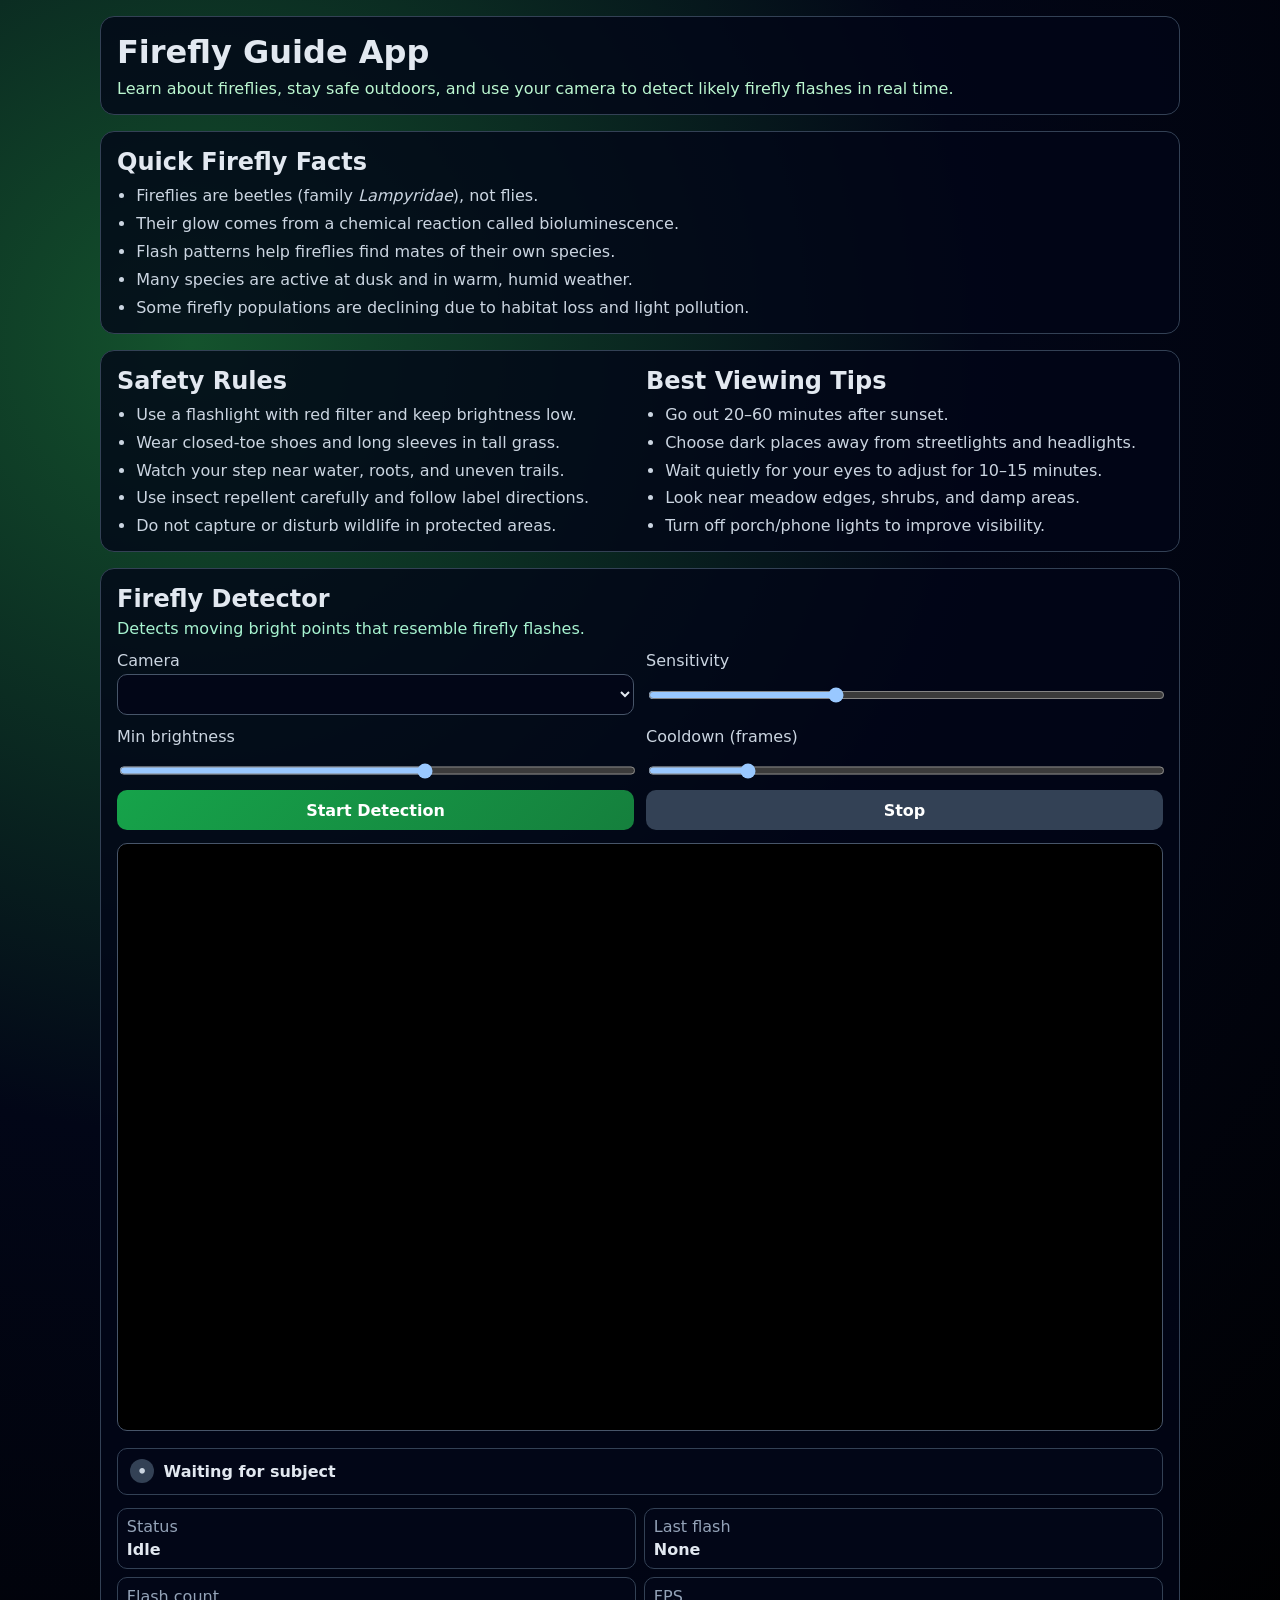
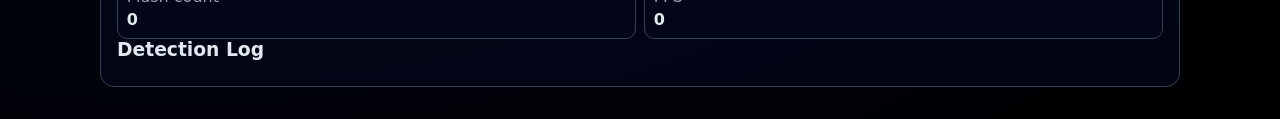
<file: public/index.html>
<!doctype html>
<html lang="en">
  <head>
    <meta charset="UTF-8" />
    <meta name="viewport" content="width=device-width, initial-scale=1.0" />
    <title>Firefly Guide App</title>
    <link rel="stylesheet" href="styles.css" />
  </head>
  <body>
    <main class="app">
      <header class="hero card">
        <h1>Firefly Guide App</h1>
        <p>
          Learn about fireflies, stay safe outdoors, and use your camera to detect likely firefly flashes in real time.
        </p>
      </header>

      <section class="card">
        <h2>Quick Firefly Facts</h2>
        <ul class="info-list">
          <li>Fireflies are beetles (family <em>Lampyridae</em>), not flies.</li>
          <li>Their glow comes from a chemical reaction called bioluminescence.</li>
          <li>Flash patterns help fireflies find mates of their own species.</li>
          <li>Many species are active at dusk and in warm, humid weather.</li>
          <li>Some firefly populations are declining due to habitat loss and light pollution.</li>
        </ul>
      </section>

      <section class="card grid two-col">
        <article>
          <h2>Safety Rules</h2>
          <ul class="info-list">
            <li>Use a flashlight with red filter and keep brightness low.</li>
            <li>Wear closed-toe shoes and long sleeves in tall grass.</li>
            <li>Watch your step near water, roots, and uneven trails.</li>
            <li>Use insect repellent carefully and follow label directions.</li>
            <li>Do not capture or disturb wildlife in protected areas.</li>
          </ul>
        </article>

        <article>
          <h2>Best Viewing Tips</h2>
          <ul class="info-list">
            <li>Go out 20–60 minutes after sunset.</li>
            <li>Choose dark places away from streetlights and headlights.</li>
            <li>Wait quietly for your eyes to adjust for 10–15 minutes.</li>
            <li>Look near meadow edges, shrubs, and damp areas.</li>
            <li>Turn off porch/phone lights to improve visibility.</li>
          </ul>
        </article>
      </section>

      <section class="card detector">
        <div class="detector-header">
          <h2>Firefly Detector</h2>
          <p>Detects moving bright points that resemble firefly flashes.</p>
        </div>

        <div class="controls grid two-col compact">
          <label>
            Camera
            <select id="cameraSelect"></select>
          </label>
          <label>
            Sensitivity
            <input id="sensitivity" type="range" min="5" max="90" value="35" />
          </label>
          <label>
            Min brightness
            <input id="brightness" type="range" min="80" max="255" value="185" />
          </label>
          <label>
            Cooldown (frames)
            <input id="cooldown" type="range" min="4" max="40" value="10" />
          </label>
        </div>

        <div class="grid two-col">
          <button id="startCameraBtn">Start Detection</button>
          <button id="stopCameraBtn" class="secondary">Stop</button>
        </div>

        <video id="video" autoplay playsinline muted class="hidden"></video>
        <canvas id="overlayCanvas" width="960" height="540"></canvas>

        <div class="verdict" aria-live="polite">
          <span id="verdictIcon" class="verdict-icon">•</span>
          <strong id="verdictText">Waiting for subject</strong>
        </div>

        <section class="metrics">
          <p><span>Status</span><strong id="statusText">Idle</strong></p>
          <p><span>Last flash</span><strong id="flashText">None</strong></p>
          <p><span>Flash count</span><strong id="countText">0</strong></p>
          <p><span>FPS</span><strong id="fpsText">0</strong></p>
        </section>

        <h3>Detection Log</h3>
        <ul id="eventLog" class="event-log"></ul>
      </section>
    </main>

    <script type="module" src="app.js"></script>
  </body>
</html>
</file>
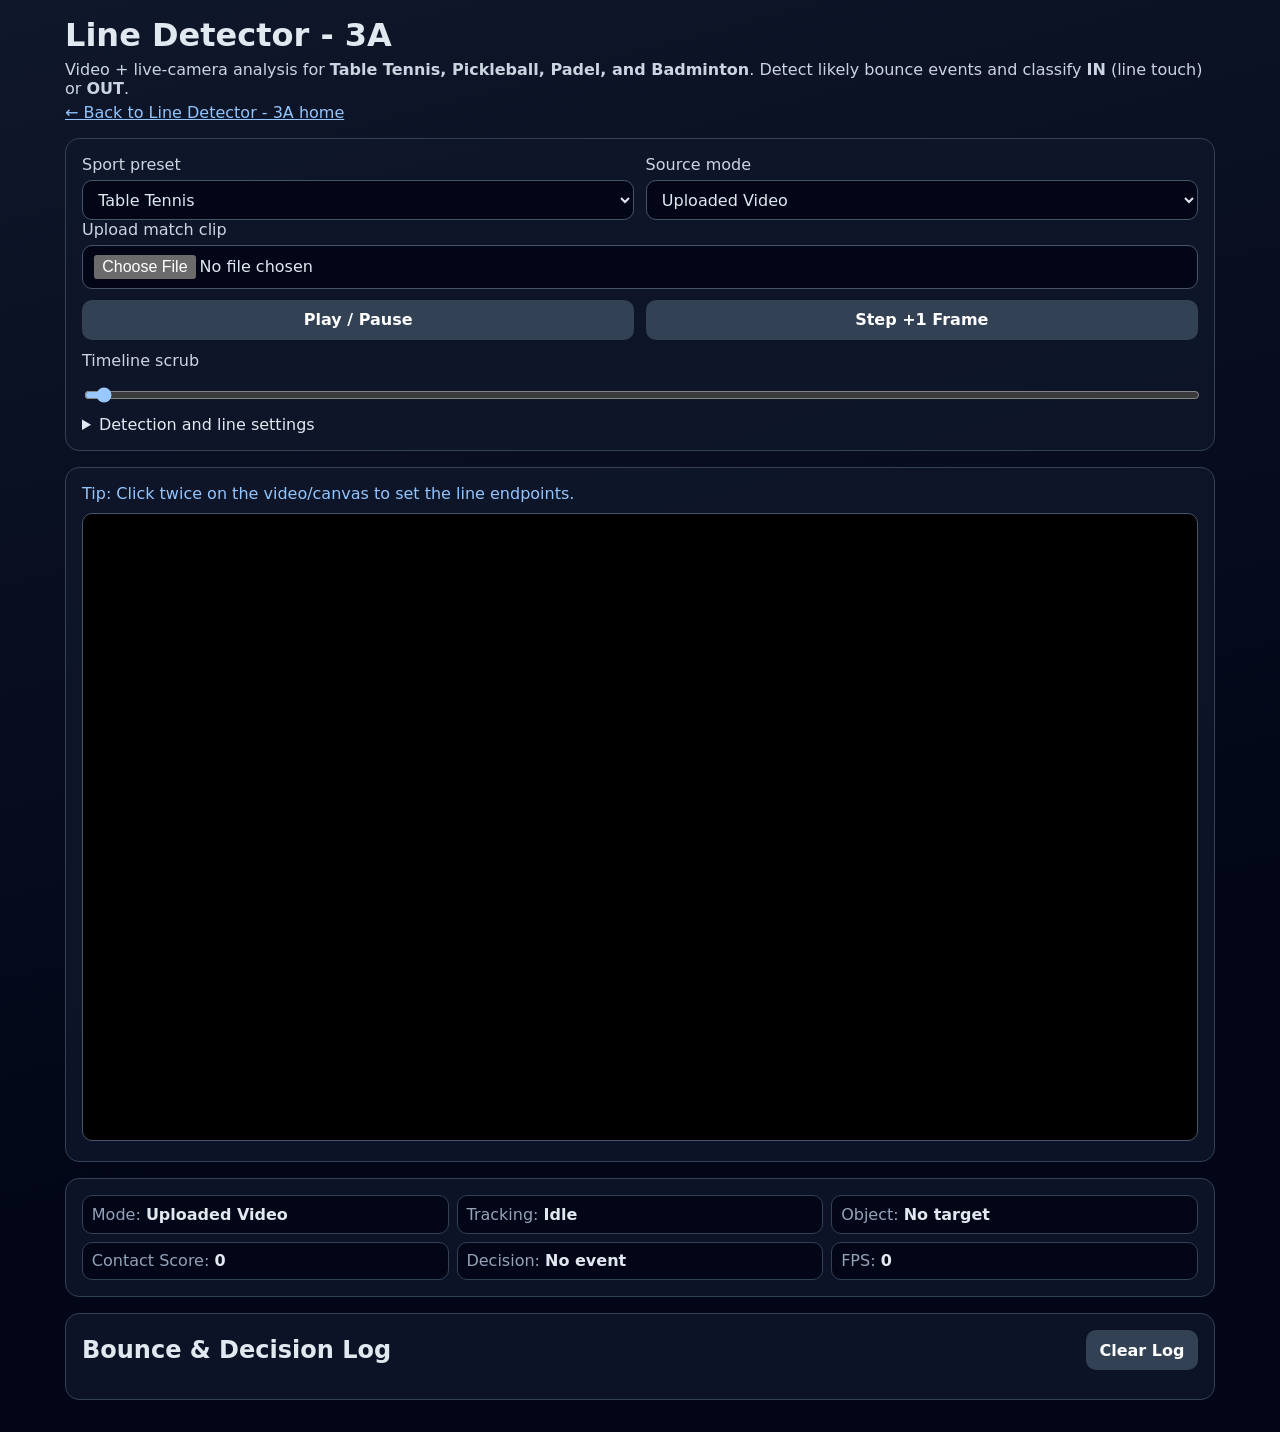
<file: public/line-judge/index.html>
<!doctype html>
<html lang="en">
  <head>
    <meta charset="UTF-8" />
    <meta name="viewport" content="width=device-width, initial-scale=1.0" />
    <title>Line Detector - 3A</title>
    <link rel="stylesheet" href="styles.css" />
  </head>
  <body>
    <main class="app">
      <header>
        <h1>Line Detector - 3A</h1>
        <p class="subtitle">
          Video + live-camera analysis for <strong>Table Tennis, Pickleball, Padel, and Badminton</strong>.
          Detect likely bounce events and classify <strong>IN</strong> (line touch) or <strong>OUT</strong>.
        </p>
      <p class="subtitle"><a href="/">← Back to Line Detector - 3A home</a></p>
      </header>

      <section class="card">
        <div class="grid two-col">
          <label>
            Sport preset
            <select id="sportPreset">
              <option value="table-tennis">Table Tennis</option>
              <option value="pickleball">Pickleball</option>
              <option value="padel">Padel</option>
              <option value="badminton">Badminton</option>
              <option value="custom">Custom</option>
            </select>
          </label>

          <label>
            Source mode
            <select id="sourceMode">
              <option value="video-file">Uploaded Video</option>
              <option value="live-camera">Live Camera</option>
            </select>
          </label>
        </div>

        <div id="videoUploadGroup" class="grid">
          <label>
            Upload match clip
            <input id="videoFileInput" type="file" accept="video/*" />
          </label>
          <div class="grid two-col">
            <button id="playPauseBtn" class="secondary">Play / Pause</button>
            <button id="stepFrameBtn" class="secondary">Step +1 Frame</button>
          </div>
          <label>
            Timeline scrub
            <input id="timeline" type="range" min="0" max="1000" value="0" />
          </label>
        </div>

        <div id="cameraGroup" class="grid hidden">
          <label>
            Camera
            <select id="cameraSelect"></select>
          </label>
          <div class="grid two-col">
            <button id="startCameraBtn">Start Camera</button>
            <button id="stopCameraBtn" class="secondary">Stop Camera</button>
          </div>
        </div>

        <details>
          <summary>Detection and line settings</summary>
          <div class="grid two-col compact">
            <label>X1 <input id="x1" type="range" min="0" max="100" value="22" /></label>
            <label>Y1 <input id="y1" type="range" min="0" max="100" value="75" /></label>
            <label>X2 <input id="x2" type="range" min="0" max="100" value="80" /></label>
            <label>Y2 <input id="y2" type="range" min="0" max="100" value="75" /></label>
            <label>Line band (px) <input id="lineThickness" type="range" min="4" max="60" value="14" /></label>
            <label>Motion threshold <input id="motionThreshold" type="range" min="8" max="95" value="28" /></label>
            <label>Object min luminance <input id="lumaThreshold" type="range" min="40" max="250" value="130" /></label>
            <label>Bounce delta threshold <input id="bounceTurnThreshold" type="range" min="1" max="40" value="8" /></label>
            <label>Decision threshold <input id="contactThreshold" type="range" min="3" max="70" value="14" /></label>
            <label>Cooldown frames <input id="cooldownFrames" type="range" min="3" max="60" value="12" /></label>
          </div>
        </details>
      </section>

      <section class="card viewer">
        <p class="hint">Tip: Click twice on the video/canvas to set the line endpoints.</p>
        <video id="video" autoplay playsinline muted class="hidden"></video>
        <canvas id="overlayCanvas" width="1280" height="720"></canvas>
      </section>

      <section class="card metrics">
        <p><span>Mode:</span> <strong id="modeText">Uploaded Video</strong></p>
        <p><span>Tracking:</span> <strong id="trackingState">Idle</strong></p>
        <p><span>Object:</span> <strong id="objectText">No target</strong></p>
        <p><span>Contact Score:</span> <strong id="contactScore">0</strong></p>
        <p><span>Decision:</span> <strong id="decisionText">No event</strong></p>
        <p><span>FPS:</span> <strong id="fpsText">0</strong></p>
      </section>

      <section class="card">
        <div class="log-header">
          <h2>Bounce & Decision Log</h2>
          <button id="clearLogBtn" class="secondary">Clear Log</button>
        </div>
        <ul id="eventLog" class="event-log"></ul>
      </section>
    </main>

    <script type="module" src="app.js"></script>
  </body>
</html>
</file>
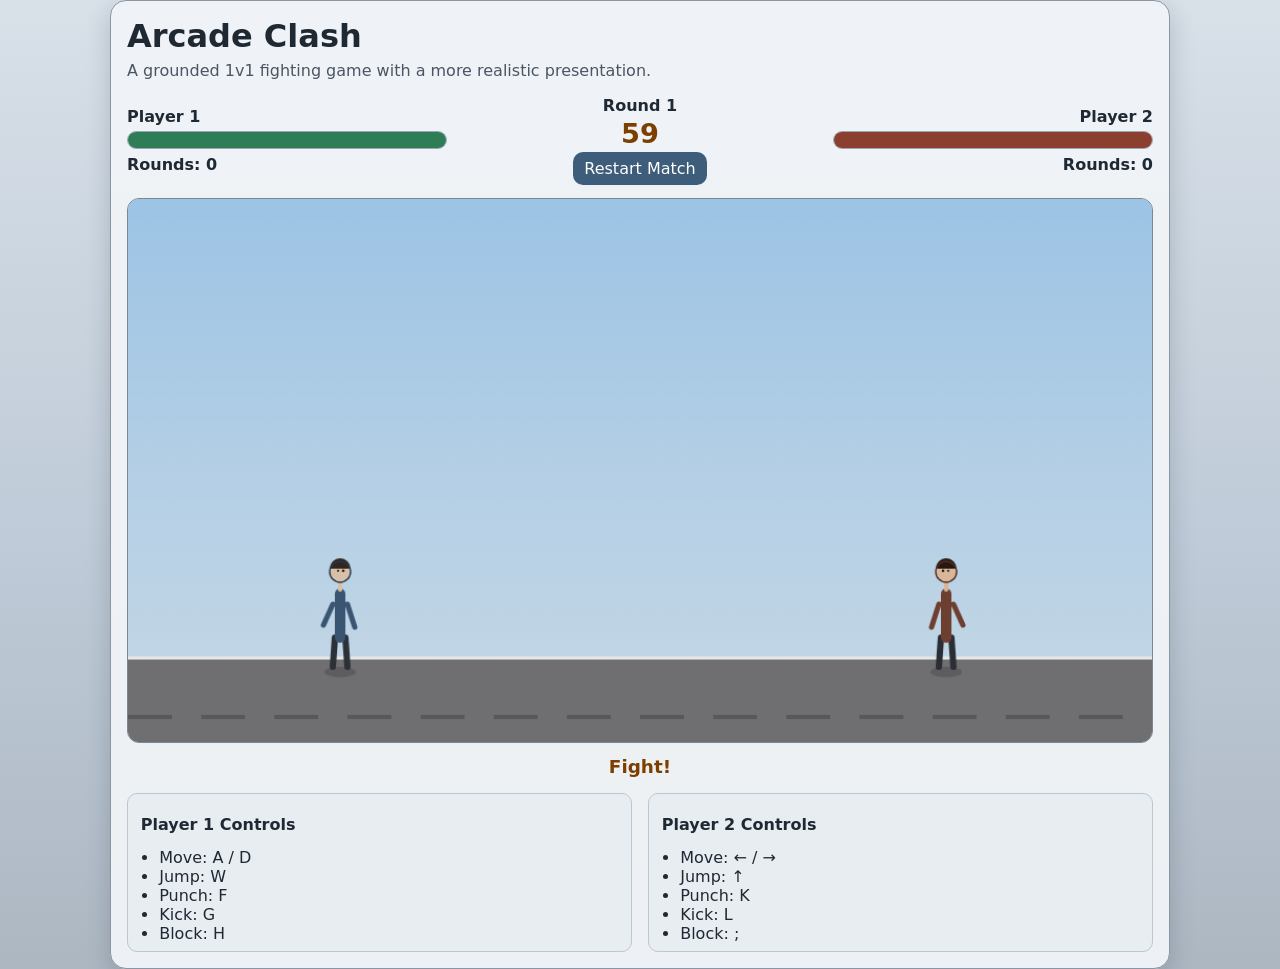
<file: public/fighter.html>
<!doctype html>
<html lang="en">
  <head>
    <meta charset="UTF-8" />
    <meta name="viewport" content="width=device-width, initial-scale=1.0" />
    <title>Arcade Clash</title>
    <link rel="stylesheet" href="fighter.css" />
  </head>
  <body>
    <main class="game-shell">
      <h1>Arcade Clash</h1>
      <p class="subtitle">A grounded 1v1 fighting game with a more realistic presentation.</p>

      <section class="hud" aria-live="polite">
        <div class="player-ui">
          <p class="label">Player 1</p>
          <div class="health-track"><div id="p1Health" class="health-fill p1"></div></div>
          <p id="p1Rounds" class="rounds">Rounds: 0</p>
        </div>

        <div class="center-ui">
          <p id="roundText" class="round-text">Round 1</p>
          <p id="timerText" class="timer">60</p>
          <button id="restartBtn" type="button">Restart Match</button>
        </div>

        <div class="player-ui right">
          <p class="label">Player 2</p>
          <div class="health-track"><div id="p2Health" class="health-fill p2"></div></div>
          <p id="p2Rounds" class="rounds">Rounds: 0</p>
        </div>
      </section>

      <canvas id="arena" width="980" height="520" role="img" aria-label="2D fighting arena"></canvas>

      <section id="message" class="message">Fight!</section>

      <section class="controls">
        <article>
          <h2>Player 1 Controls</h2>
          <ul>
            <li>Move: A / D</li>
            <li>Jump: W</li>
            <li>Punch: F</li>
            <li>Kick: G</li>
            <li>Block: H</li>
          </ul>
        </article>
        <article>
          <h2>Player 2 Controls</h2>
          <ul>
            <li>Move: ← / →</li>
            <li>Jump: ↑</li>
            <li>Punch: K</li>
            <li>Kick: L</li>
            <li>Block: ;</li>
          </ul>
        </article>
      </section>
    </main>

    <script type="module" src="fighter.js"></script>
  </body>
</html>
</file>
<file: public/styles.css>
:root {
  color-scheme: dark;
  font-family: Inter, system-ui, -apple-system, Segoe UI, Roboto, Helvetica, Arial, sans-serif;
}

* {
  box-sizing: border-box;
}

body {
  margin: 0;
  color: #e2e8f0;
  background: radial-gradient(circle at 15% 20%, #14532d 0%, #020617 45%, #000 100%);
}

.app {
  width: min(1080px, 95vw);
  margin: 1rem auto 2rem;
}

h1,
h2,
h3,
p {
  margin: 0;
}

.card {
  margin-top: 1rem;
  padding: 1rem;
  border-radius: 14px;
  border: 1px solid #334155;
  background: rgba(2, 6, 23, 0.8);
}

.hero p {
  margin-top: 0.5rem;
  color: #bbf7d0;
}

.grid {
  display: grid;
  gap: 0.75rem;
}

.two-col {
  grid-template-columns: repeat(2, minmax(0, 1fr));
}

.compact {
  margin-top: 0.8rem;
}

.info-list {
  margin: 0.65rem 0 0;
  padding-left: 1.2rem;
  display: grid;
  gap: 0.55rem;
  color: #cbd5e1;
}

.detector-header p {
  margin-top: 0.35rem;
  color: #a7f3d0;
}

label {
  display: grid;
  gap: 0.3rem;
  color: #cbd5e1;
}

input,
select,
button {
  font: inherit;
  border-radius: 10px;
}

input,
select {
  width: 100%;
  padding: 0.55rem 0.7rem;
  border: 1px solid #475569;
  background: #020617;
  color: #e2e8f0;
}

button {
  border: none;
  background: linear-gradient(135deg, #16a34a, #15803d);
  color: white;
  padding: 0.65rem 0.85rem;
  font-weight: 600;
  cursor: pointer;
}

button.secondary {
  background: #334155;
}

#overlayCanvas {
  margin-top: 0.8rem;
  width: 100%;
  aspect-ratio: 16 / 9;
  border: 1px solid #475569;
  border-radius: 10px;
  background: #000;
}

.metrics {
  margin-top: 0.8rem;
  display: grid;
  grid-template-columns: repeat(2, minmax(0, 1fr));
  gap: 0.5rem;
}

.metrics p {
  border: 1px solid #334155;
  border-radius: 10px;
  padding: 0.55rem;
  display: grid;
  gap: 0.25rem;
  background: #020617;
}

.metrics span {
  color: #94a3b8;
}

.event-log {
  margin: 0.65rem 0 0;
  padding-left: 1.1rem;
  max-height: 220px;
  overflow: auto;
  display: grid;
  gap: 0.45rem;
}

.hidden {
  display: none;
}

@media (max-width: 900px) {
  .two-col,
  .metrics {
    grid-template-columns: 1fr;
  }
}

.verdict {
  margin-top: 0.8rem;
  display: flex;
  align-items: center;
  gap: 0.6rem;
  border: 1px solid #334155;
  border-radius: 10px;
  padding: 0.65rem 0.75rem;
  background: #020617;
}

.verdict-icon {
  width: 1.5rem;
  height: 1.5rem;
  border-radius: 999px;
  display: inline-flex;
  align-items: center;
  justify-content: center;
  font-weight: 800;
  background: #334155;
  color: #cbd5e1;
}

.verdict-icon.good {
  background: #14532d;
  color: #86efac;
}

.verdict-icon.bad {
  background: #7f1d1d;
  color: #fca5a5;
}
</file>
<file: public/line-judge/styles.css>
:root {
  color-scheme: dark;
  font-family: Inter, system-ui, -apple-system, Segoe UI, Roboto, Helvetica, Arial, sans-serif;
}

* {
  box-sizing: border-box;
}

body {
  margin: 0;
  color: #e2e8f0;
  background: linear-gradient(165deg, #0f172a, #020617 70%);
}

.app {
  width: min(1150px, 95vw);
  margin: 1rem auto 2rem;
}

h1,
h2,
p {
  margin: 0;
}

.subtitle {
  margin-top: 0.35rem;
  color: #cbd5e1;
}

.card {
  margin-top: 1rem;
  padding: 1rem;
  border-radius: 14px;
  border: 1px solid #334155;
  background: rgba(15, 23, 42, 0.82);
}

.grid {
  display: grid;
  gap: 0.7rem;
}

.two-col {
  grid-template-columns: repeat(2, minmax(0, 1fr));
}

.compact {
  margin-top: 0.8rem;
}

label {
  display: grid;
  gap: 0.35rem;
  color: #cbd5e1;
}

input,
select,
button {
  font: inherit;
  border-radius: 10px;
}

input,
select {
  width: 100%;
  padding: 0.55rem 0.7rem;
  border: 1px solid #475569;
  background: #020617;
  color: #e2e8f0;
}

button {
  border: none;
  background: linear-gradient(135deg, #2563eb, #1d4ed8);
  color: #fff;
  padding: 0.65rem 0.85rem;
  font-weight: 600;
  cursor: pointer;
}

button.secondary {
  background: #334155;
}

.hint {
  margin-bottom: 0.65rem;
  color: #93c5fd;
}

#overlayCanvas {
  width: 100%;
  aspect-ratio: 16 / 9;
  border: 1px solid #475569;
  border-radius: 10px;
  background: #000;
}

.metrics {
  display: grid;
  gap: 0.5rem;
  grid-template-columns: repeat(3, minmax(0, 1fr));
}

.metrics p {
  background: #020617;
  border: 1px solid #334155;
  border-radius: 10px;
  padding: 0.55rem;
}

.metrics span {
  color: #94a3b8;
}

.log-header {
  display: flex;
  justify-content: space-between;
  align-items: center;
}

.event-log {
  margin: 0.8rem 0 0;
  padding-left: 1.1rem;
  max-height: 260px;
  overflow: auto;
  display: grid;
  gap: 0.5rem;
}

.hidden {
  display: none;
}

@media (max-width: 950px) {
  .two-col,
  .metrics {
    grid-template-columns: 1fr;
  }
}

.subtitle a {
  color: #93c5fd;
}
</file>
<file: public/fighter.css>
:root {
  color-scheme: dark;
  font-family: Inter, system-ui, -apple-system, Segoe UI, Roboto, Helvetica, Arial, sans-serif;
}

* {
  box-sizing: border-box;
}

body {
  margin: 0;
  min-height: 100vh;
  display: grid;
  place-items: center;
  background: linear-gradient(180deg, #d8e0e8, #bfcbd8 55%, #acb7c2);
  color: #1f2933;
}

.game-shell {
  width: min(96vw, 1060px);
  padding: 1rem;
  border-radius: 16px;
  background: rgba(241, 244, 247, 0.95);
  border: 1px solid #8b96a3;
  box-shadow: 0 8px 24px rgba(27, 39, 53, 0.2);
}

h1 {
  margin: 0;
}

.subtitle {
  margin: 0.35rem 0 1rem;
  color: #4b5563;
}

.hud {
  display: grid;
  grid-template-columns: 1fr auto 1fr;
  align-items: center;
  gap: 1rem;
  margin-bottom: 0.8rem;
}

.player-ui {
  display: grid;
  gap: 0.35rem;
}

.player-ui.right {
  justify-items: end;
}

.label,
.rounds,
.round-text {
  margin: 0;
  font-weight: 700;
}

.center-ui {
  text-align: center;
}

.timer {
  margin: 0.2rem 0;
  font-size: 1.7rem;
  font-weight: 800;
  color: #7c3f00;
}

.health-track {
  width: min(38vw, 320px);
  height: 18px;
  border-radius: 999px;
  border: 1px solid #9aa6b2;
  background: #dde5ec;
  overflow: hidden;
}

.health-fill {
  height: 100%;
  width: 100%;
}

.health-fill.p1 {
  background: #2f7d57;
}

.health-fill.p2 {
  background: #8a3f2f;
}

#arena {
  width: 100%;
  height: auto;
  border-radius: 12px;
  border: 1px solid #7a8794;
  display: block;
  background: #c9d7e4;
}

button {
  font: inherit;
  border: none;
  border-radius: 10px;
  padding: 0.45rem 0.7rem;
  background: #3d5d7a;
  color: #fff;
  cursor: pointer;
}

button:hover {
  background: #334f67;
}

.message {
  margin-top: 0.8rem;
  font-size: 1.15rem;
  font-weight: 800;
  text-align: center;
  min-height: 1.6rem;
  color: #7c3f00;
}

.controls {
  margin-top: 0.7rem;
  display: grid;
  grid-template-columns: repeat(2, minmax(0, 1fr));
  gap: 1rem;
}

.controls article {
  background: #e8edf2;
  border: 1px solid #bcc7d1;
  border-radius: 10px;
  padding: 0.5rem 0.8rem;
}

h2 {
  font-size: 1rem;
}

ul {
  margin: 0;
  padding-left: 1.15rem;
}

@media (max-width: 760px) {
  .hud {
    grid-template-columns: 1fr;
  }

  .player-ui.right {
    justify-items: start;
  }

  .health-track {
    width: 100%;
  }

  .controls {
    grid-template-columns: 1fr;
  }
}
</file>
